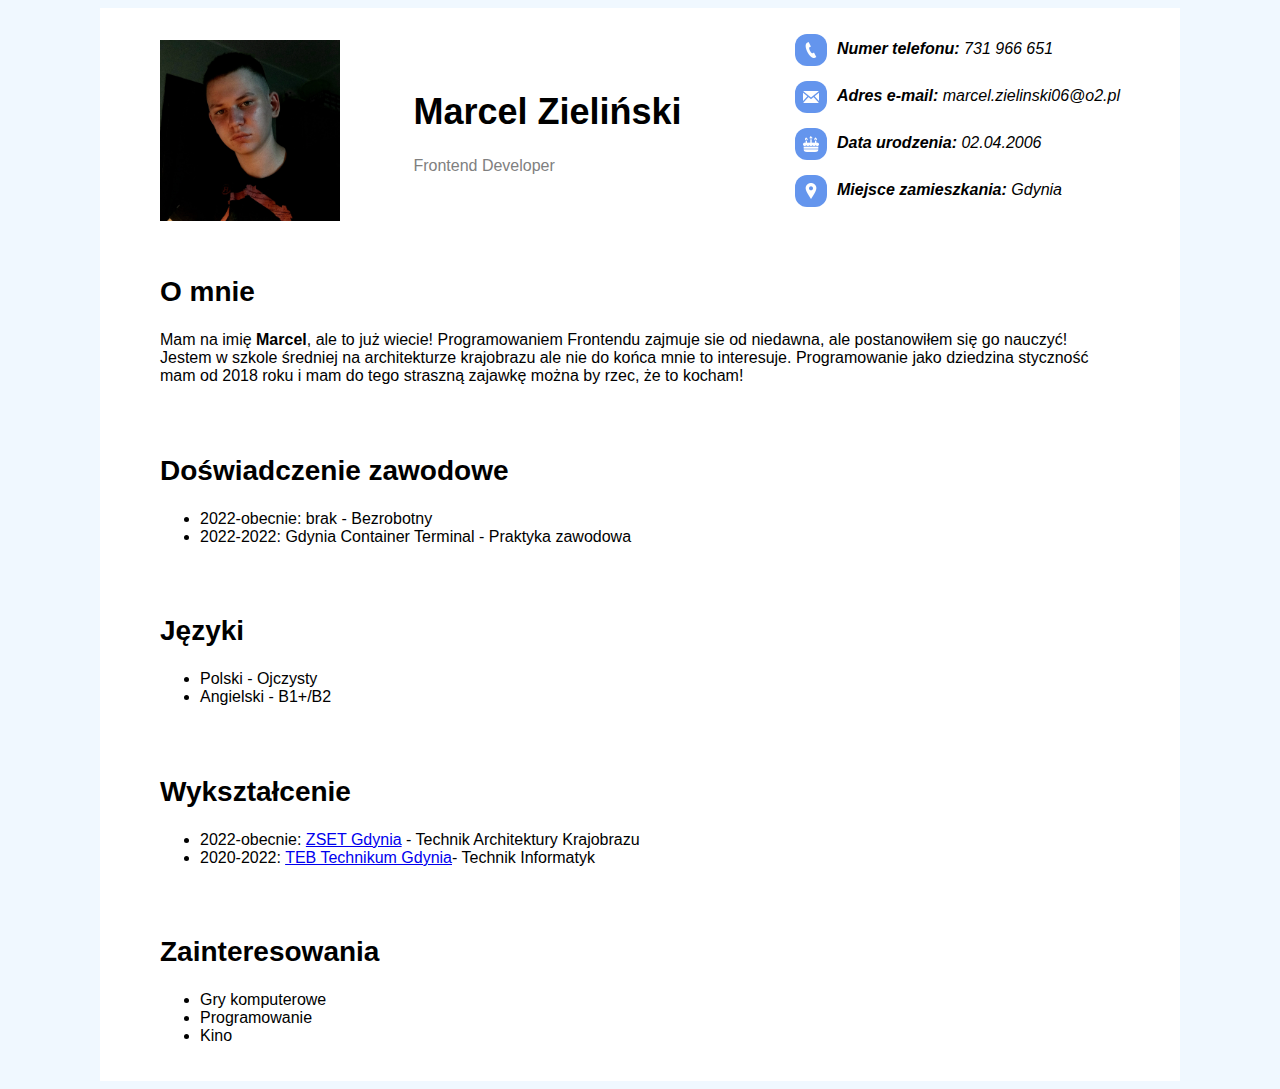
<file: CV/index.html>
<!DOCTYPE html>
<html>

    <head>
        <title>CV - Marcel Zielinski</title>
        <link rel="stylesheet" href="style.css"/>
    </head>

    <body>
        <header>
            <img src="ja.jpg"/>
            <div>
                <h1>Marcel Zieliński</h1>
                    <span>Frontend Developer</span>
            </div>
                <address>
                    <ul>
                        <li><img class="address-icon" src="phone.png"/><b>Numer telefonu:</b> 731 966 651</li>
                        <li><img class="address-icon" src="mail.png"/><b>Adres e-mail:</b> marcel.zielinski06@o2.pl</li>
                        <li><img class="address-icon" src="birthday-cake.png"/><b>Data urodzenia:</b> 02.04.2006</li>
                        <li><img class="address-icon" src="pin.png"/><b>Miejsce zamieszkania:</b> Gdynia</li>
                    </ul>
                </address>
        </header>
        <main>
            <section>
                <h2>O mnie</h2>
                    <p>Mam na imię <b>Marcel</b>, ale to już wiecie!
                    Programowaniem Frontendu zajmuje sie od niedawna, 
                    ale postanowiłem się go nauczyć!
                    Jestem w szkole średniej na architekturze krajobrazu 
                    ale nie do końca mnie to interesuje. 
                    Programowanie jako dziedzina styczność mam od 2018 roku i 
                    mam do tego straszną zajawkę można by rzec, że to kocham! 
                    </p>
            </section>

            <section>
                <h2>Doświadczenie zawodowe</h2>
                <ul>

                    <li>2022-obecnie: brak - Bezrobotny</li>
                    <li>2022-2022: Gdynia Container Terminal - Praktyka zawodowa</li>

                </ul>
            </section>

            <section>
                <h2>Języki</h2>
                    <ul>
                        <li>Polski - Ojczysty</li>
                        <li>Angielski - B1+/B2</li>
                    </ul>
            </section>

            <section>
            <h2>Wykształcenie</h2>
                <ul>
                    <li>2022-obecnie: <a href="https://zsetgdynia.pl/">ZSET Gdynia</a> - Technik Architektury Krajobrazu</li>
                    <li>2020-2022: <a href="https://technikum.pl/miasta/gdynia/">TEB Technikum Gdynia</a>- Technik Informatyk</li>
                </ul>
            </section>

            <section>
                <h2>Zainteresowania</h2>
                <ul>
                    <li>Gry komputerowe</li>
                    <li>Programowanie</li>
                    <li>Kino</li>
                </ul>
            </section>
        </main>
    </body>

</html>
</file>
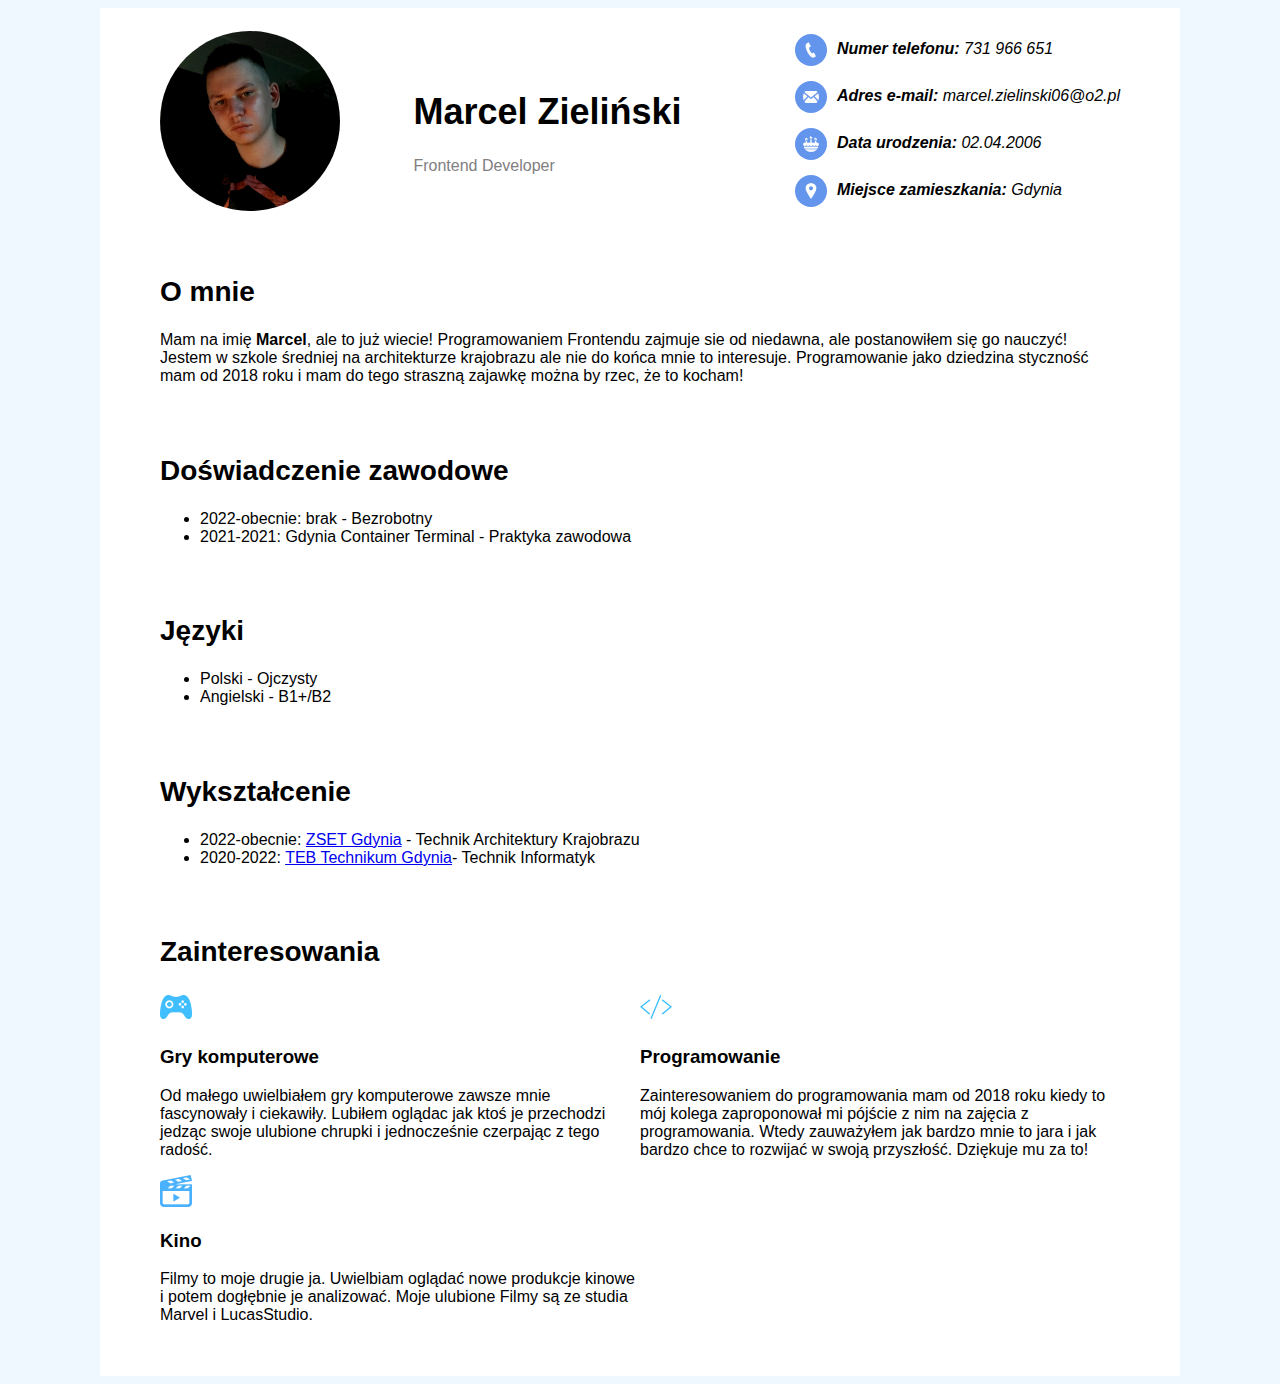
<file: CV/CV/index.html>
<!DOCTYPE html>
<html>

    <head>
        <title>CV - Marcel Zielinski</title>
        <link rel="stylesheet" href="style.css"/>
    </head>

    <body>
        <header>
            <img class="profile-picture circle"src="ja.jpg"/>
            <div>
                <h1>Marcel Zieliński</h1>
                    <span>Frontend Developer</span>
            </div>
                <address>
                    <ul>
                        <li><img class="address-icon circle" src="phone.png"/><b>Numer telefonu:</b> 731 966 651</li>
                        <li><img class="address-icon circle" src="mail.png"/><b>Adres e-mail:</b> marcel.zielinski06@o2.pl</li>
                        <li><img class="address-icon circle" src="birthday-cake.png"/><b>Data urodzenia:</b> 02.04.2006</li>
                        <li><img class="address-icon circle" src="pin.png"/><b>Miejsce zamieszkania:</b> Gdynia</li>
                    </ul>
                </address>
        </header>
        <main>
            <section>
                <h2>O mnie</h2>
                    <p>Mam na imię <b>Marcel</b>, ale to już wiecie!
                    Programowaniem Frontendu zajmuje sie od niedawna, 
                    ale postanowiłem się go nauczyć!
                    Jestem w szkole średniej na architekturze krajobrazu 
                    ale nie do końca mnie to interesuje. 
                    Programowanie jako dziedzina styczność mam od 2018 roku i 
                    mam do tego straszną zajawkę można by rzec, że to kocham! 
                    </p>
            </section>

            <section>
                <h2>Doświadczenie zawodowe</h2>
                <ul>

                    <li>2022-obecnie: brak - Bezrobotny</li>
                    <li>2021-2021: Gdynia Container Terminal - Praktyka zawodowa</li>

                </ul>
            </section>

            <section>
                <h2>Języki</h2>
                    <ul>
                        <li>Polski - Ojczysty</li>
                        <li>Angielski - B1+/B2</li>
                    </ul>
            </section>

            <section>
            <h2>Wykształcenie</h2>
                <ul>
                    <li>2022-obecnie: <a href="https://zsetgdynia.pl/">ZSET Gdynia</a> - Technik Architektury Krajobrazu</li>
                    <li>2020-2022: <a href="https://technikum.pl/miasta/gdynia/">TEB Technikum Gdynia</a>- Technik Informatyk</li>
                </ul>
            </section>

            <section>
                <h2>Zainteresowania</h2>
                <ul class="hobbies">
                    <li>
                        <img src="gamepad.png"/>
                        <h3>Gry komputerowe</h3>
                            <p>
                                Od małego uwielbiałem gry komputerowe zawsze mnie fascynowały
                                i ciekawiły. Lubiłem oglądac jak ktoś je przechodzi jedząc swoje
                                ulubione chrupki i jednocześnie czerpając z tego radość.
                            </p>
                    </li>
                    <li>
                        <img class="circle"src="coding.png"/>
                        <h3>Programowanie</h3>
                            <p>
                                Zainteresowaniem do programowania mam od 2018 roku
                                kiedy to mój kolega zaproponował mi pójście z nim na 
                                zajęcia z programowania. Wtedy zauważyłem jak bardzo mnie to jara
                                i jak bardzo chce to rozwijać w swoją przyszłość. Dziękuje mu za to!
                            </p>
                    </li>
                    <li>
                        <img src="cinema.png"/>
                        <h3>Kino</h3>
                            <p>
                               Filmy to moje drugie ja. Uwielbiam oglądać nowe produkcje
                               kinowe i potem dogłębnie je analizować. Moje ulubione Filmy
                               są ze studia Marvel i LucasStudio. 
                            </p>
                    </li>
                </ul>
            </section>
        </main>
    </body>

</html>
</file>
<file: CV/style.css>
body{
    font-family: Arial;
    background-color: aliceblue;
}

h2{
    font-size: 28px;
}

h1{
    font-size: 36px;
}

span{
    color: gray;
}

img{
    width: 180px;
    height: 18 0px;
    padding-top: 20px;
}

section,
header{
    padding: 10px 60px 20px 60px;
    background-color: white;
    width: 960px;
    margin: 0 auto;
}

header{
    display: flex;
    align-items: center;
    justify-content: space-between;
}

header ul{
    list-style: none;
}

header li{
    margin-bottom: 15px;
}


.address-icon{
    height: 16px;
    width: 16px;
    background-color: cornflowerblue;
    margin-right: 10px;
    padding: 8px;
    vertical-align: middle;
    border-radius: 12px;
}
</file>
<file: CV/CV/style.css>
body{
    font-family: Arial;
    background-color: aliceblue;
}

h2{
    font-size: 28px;
}

h1{
    font-size: 36px;
}

span{
    color: gray;
}



section,
header{
    padding: 10px 60px 20px 60px;
    background-color: white;
    width: 960px;
    margin: 0 auto;
}

header{
    display: flex;
    align-items: center;
    justify-content: space-between;
}

header ul{
    list-style: none;
}

header li{
    margin-bottom: 15px;
}

.address-icon{
    height: 16px;
    width: 16px;
    background-color: cornflowerblue;
    margin-right: 10px;
    padding: 8px;
    vertical-align: middle;
}

.circle{
    border-radius: 50%;
}

.profile-picture{
    height: 180px;
    width: 180px;

}

.hobbies{
    list-style: none;
    padding: 0;
    display: flex;
    flex-wrap: wrap;

}

.hobbies li{
    width: 50%;
}
</file>
